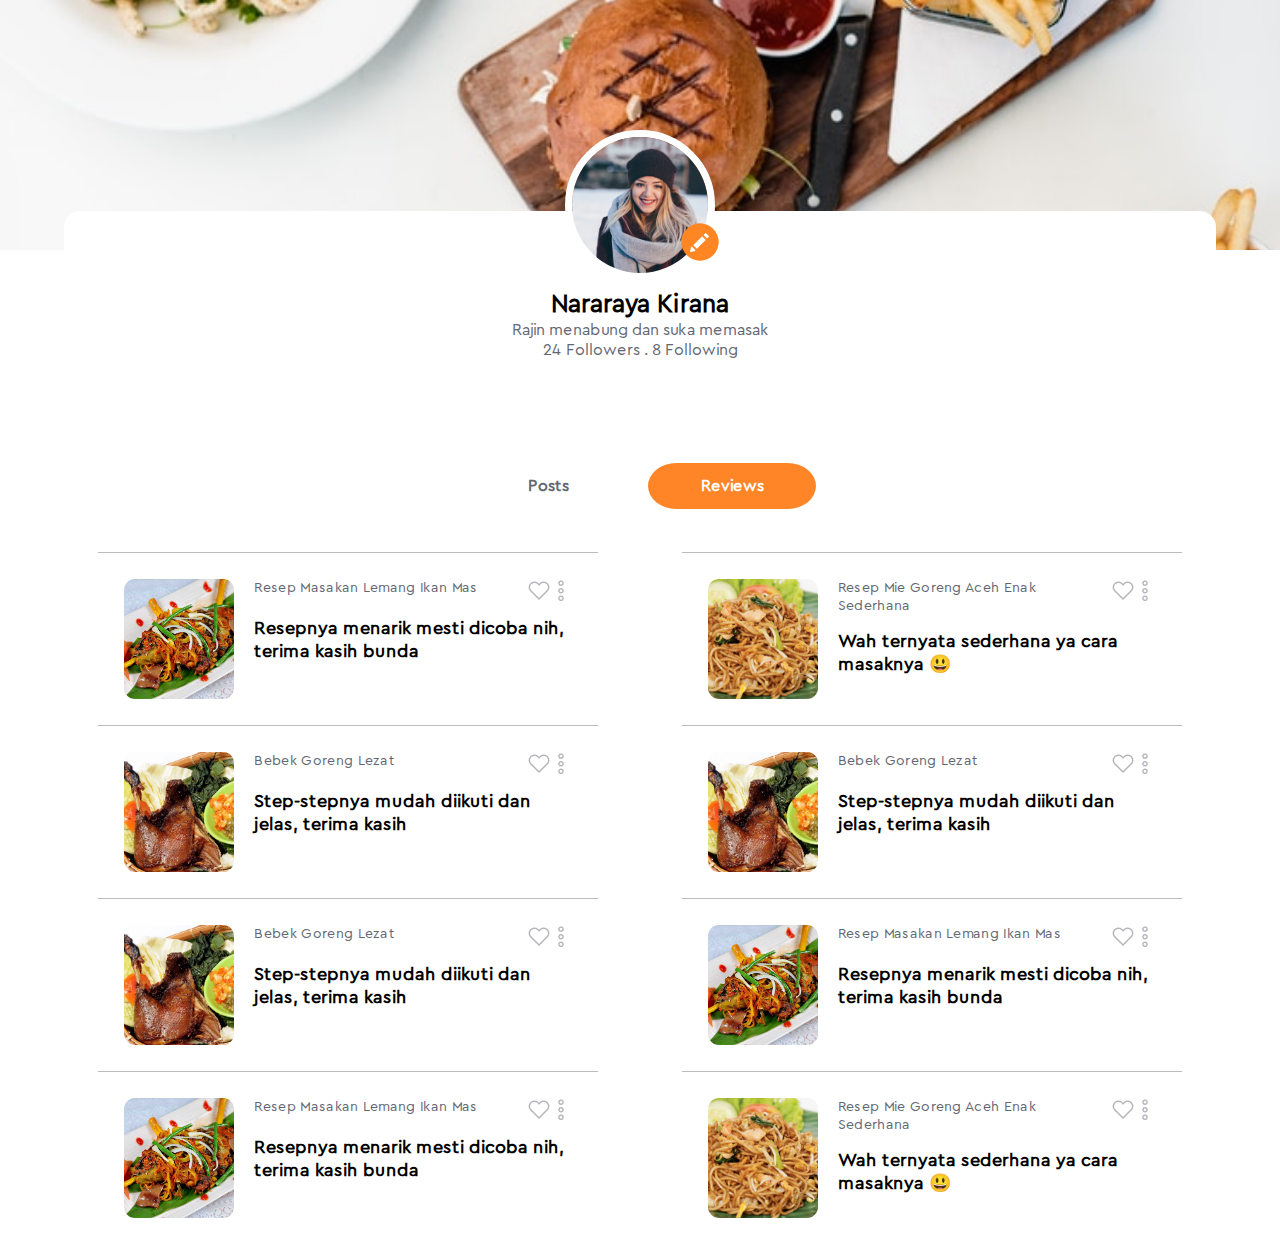
<file: account/account.html>
<!DOCTYPE html>
<html lang="en">
  <head>
    <meta charset="UTF-8" />
    <meta http-equiv="X-UA-Compatible" content="IE=edge" />
    <meta name="viewport" content="width=device-width, initial-scale=1.0" />
    <link rel="stylesheet" href="style.css" />
    <title>Account</title>
  </head>
  <body>
    <header>
      <nav>
        <img id="back" src="../assets/imgs/account/Frame 91.png" alt="" />
        <img id="edit" src="../assets/imgs/account/Frame 112.png" alt="" />
      </nav>

      <img id="header-img" src="/assets/imgs/account/image-034.png" alt="" />
      <img id="avatar" src="../assets/imgs/account/image-036.png" alt="" />
      <a href="#"
        ><img id="new-edit" src="../assets/imgs/account/Frame 113.png" alt=""
      /></a>
    </header>

    <main>
      <section id="info-card">
        <h3>Nararaya Kirana</h3>
        <p>Rajin menabung dan suka memasak</p>
        <p>24 Followers . 8 Following</p>
      </section>

      <div class="tabbar-buttons">
        <button class="btn btn--white"><span>Posts</span></button>
        <button class="btn btn--orange"><span>Reviews</span></button>
      </div>

      <section class="tiles">
        <section class="list-tile">
          <img class="tile-photo" src="../assets/imgs/account/image-038.png" alt="" />
          <div class="content">
            <div class="row">
              <p class="head-p">Resep Masakan Lemang Ikan Mas</p>
              <div class="tile-options">
                <img
                  class="heart-img"
                  src="../assets/imgs/account/heart.png"
                  alt=""
                /><img
                  class="options-img"
                  src="../assets/imgs/account/options.png"
                  alt=""
                />
              </div>
            </div>
            <p class="content-p">
              Resepnya menarik mesti dicoba nih, terima kasih bunda
            </p>
          </div>
        </section>

        <section class="list-tile">
          <img class="tile-photo" src="../assets/imgs/account/image-042.png" alt="" />
          <div class="content">
            <div class="row">
              <p class="head-p">Resep Mie Goreng Aceh Enak Sederhana</p>
              <div class="tile-options">
                <img
                  class="heart-img"
                  src="../assets/imgs/account/heart.png"
                  alt=""
                /><img
                  class="options-img"
                  src="../assets/imgs/account/options.png"
                  alt=""
                />
              </div>
            </div>
            <p class="content-p">Wah ternyata sederhana ya cara masaknya 😃</p>
          </div>
        </section>

        <section class="list-tile">
          <img class="tile-photo" src="../assets/imgs/account/image-050.png" alt="" />
          <div class="content">
            <div class="row">
              <p class="head-p">Bebek Goreng Lezat</p>
              <div class="tile-options">
                <img
                  class="heart-img"
                  src="../assets/imgs/account/heart.png"
                  alt=""
                /><img
                  class="options-img"
                  src="../assets/imgs/account/options.png"
                  alt=""
                />
              </div>
            </div>
            <p class="content-p">
              Step-stepnya mudah diikuti dan jelas, terima kasih
            </p>
          </div>
        </section>

        <section class="list-tile">
          <img class="tile-photo" src="../assets/imgs/account/image-050.png" alt="" />
          <div class="content">
            <div class="row">
              <p class="head-p">Bebek Goreng Lezat</p>
              <div class="tile-options">
                <img
                  class="heart-img"
                  src="../assets/imgs/account/heart.png"
                  alt=""
                /><img
                  class="options-img"
                  src="../assets/imgs/account/options.png"
                  alt=""
                />
              </div>
            </div>
            <p class="content-p">
              Step-stepnya mudah diikuti dan jelas, terima kasih
            </p>
          </div>
        </section>

        <section class="list-tile">
          <img class="tile-photo" src="../assets/imgs/account/image-050.png" alt="" />
          <div class="content">
            <div class="row">
              <p class="head-p">Bebek Goreng Lezat</p>
              <div class="tile-options">
                <img
                  class="heart-img"
                  src="../assets/imgs/account/heart.png"
                  alt=""
                /><img
                  class="options-img"
                  src="../assets/imgs/account/options.png"
                  alt=""
                />
              </div>
            </div>
            <p class="content-p">
              Step-stepnya mudah diikuti dan jelas, terima kasih
            </p>
          </div>
        </section>

        <section class="list-tile">
          <img class="tile-photo" src="../assets/imgs/account/image-038.png" alt="" />
          <div class="content">
            <div class="row">
              <p class="head-p">Resep Masakan Lemang Ikan Mas</p>
              <div class="tile-options">
                <img
                  class="heart-img"
                  src="../assets/imgs/account/heart.png"
                  alt=""
                /><img
                  class="options-img"
                  src="../assets/imgs/account/options.png"
                  alt=""
                />
              </div>
            </div>
            <p class="content-p">
              Resepnya menarik mesti dicoba nih, terima kasih bunda
            </p>
          </div>
        </section>

        <section class="list-tile">
          <img class="tile-photo" src="../assets/imgs/account/image-038.png" alt="" />
          <div class="content">
            <div class="row">
              <p class="head-p">Resep Masakan Lemang Ikan Mas</p>
              <div class="tile-options">
                <img
                  class="heart-img"
                  src="../assets/imgs/account/heart.png"
                  alt=""
                /><img
                  class="options-img"
                  src="../assets/imgs/account/options.png"
                  alt=""
                />
              </div>
            </div>
            <p class="content-p">
              Resepnya menarik mesti dicoba nih, terima kasih bunda
            </p>
          </div>
        </section>

        <section class="list-tile">
          <img class="tile-photo" src="../assets/imgs/account/image-042.png" alt="" />
          <div class="content">
            <div class="row">
              <p class="head-p">Resep Mie Goreng Aceh Enak Sederhana</p>
              <div class="tile-options">
                <img
                  class="heart-img"
                  src="../assets/imgs/account/heart.png"
                  alt=""
                /><img
                  class="options-img"
                  src="../assets/imgs/account/options.png"
                  alt=""
                />
              </div>
            </div>
            <p class="content-p">Wah ternyata sederhana ya cara masaknya 😃</p>
          </div>
        </section>
      </section>
    </main>
  </body>
</html>
</file>
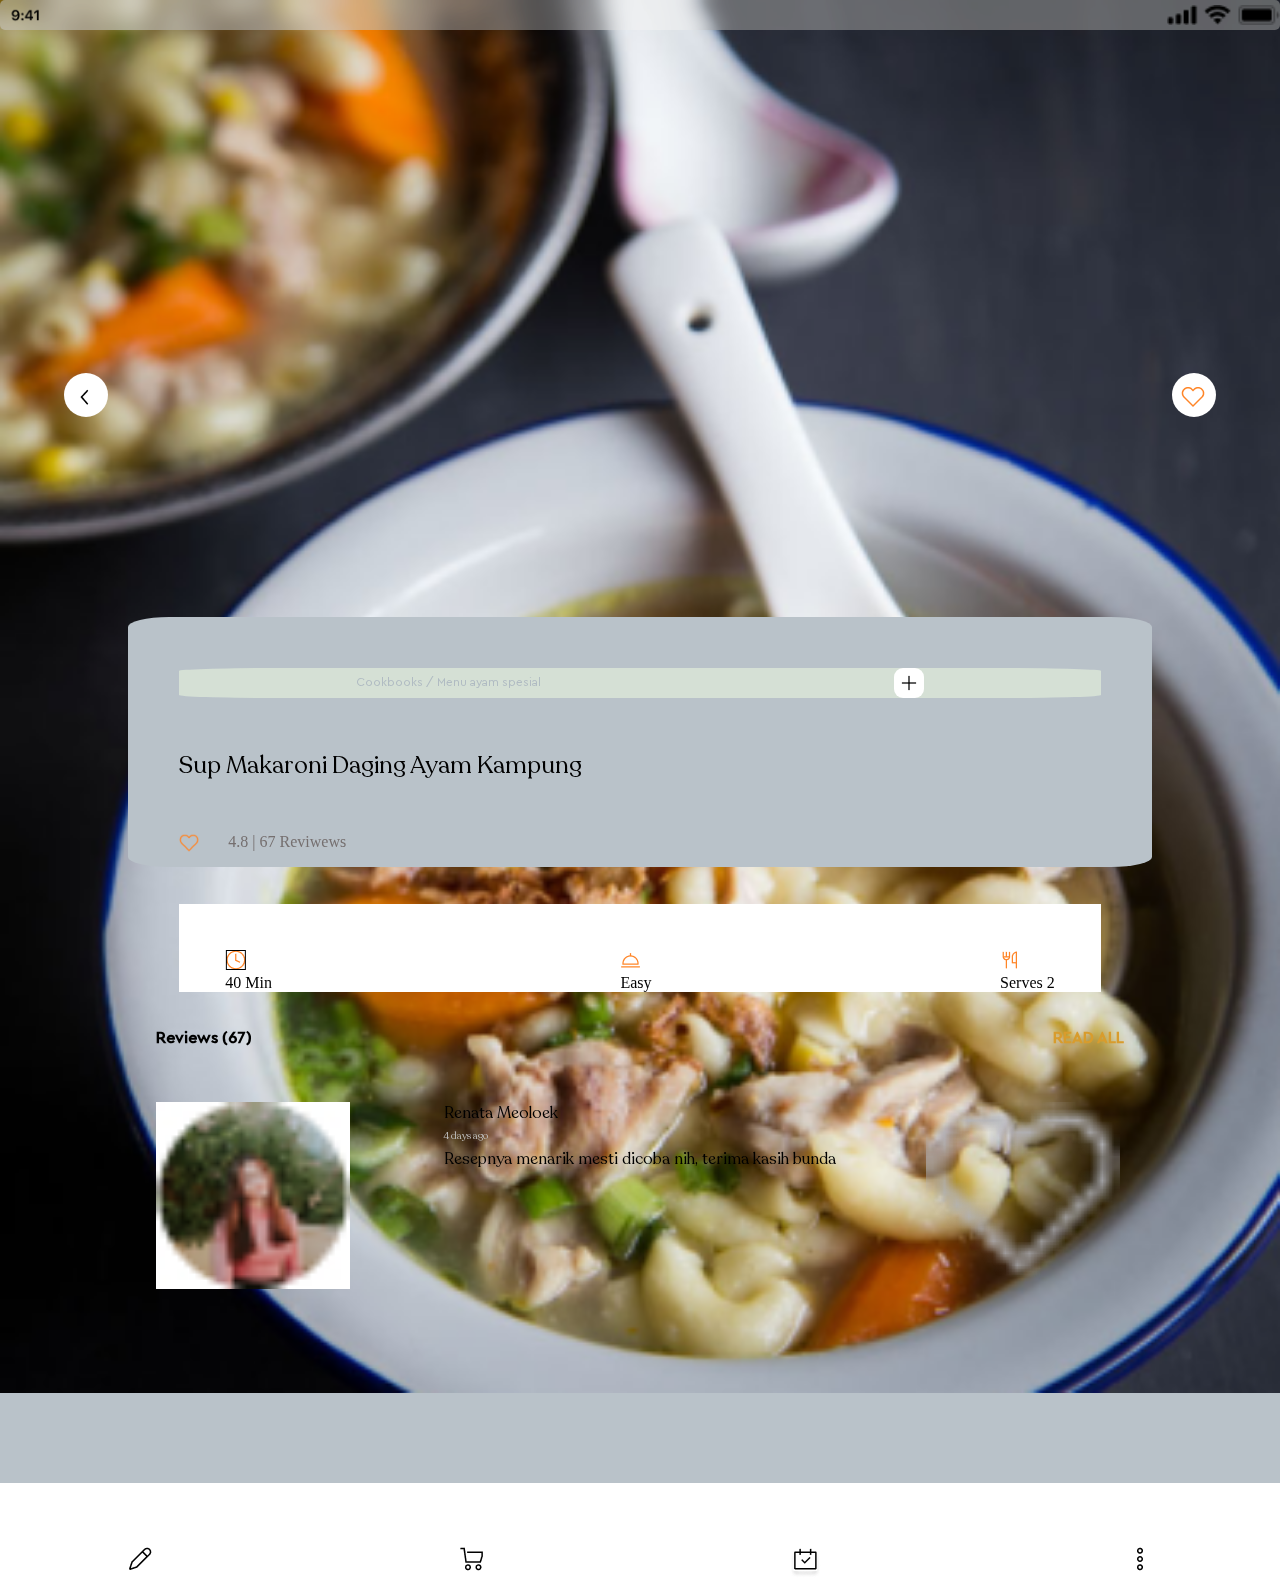
<file: details/details.html>
<!DOCTYPE html>
<html lang="en">

<head>
    <meta charset="UTF-8">
    <meta http-equiv="X-UA-Compatible" content="IE=edge">
    <meta name="viewport" content="width=device-width, initial-scale=1.0">
    <title>racipe detail</title>
    <link rel="stylesheet" href="style.css">
</head>

<body>
    <header>
        <div class="headerimg">
            <img src="/details/image/Time.png" alt="no img" id="headerimg1">
            <img src="/details/image/Right Side.png" alt="no img" id="headerimg1">
        </div>

    </header>
    <div class="content">

        <img src="/details/image/Image.png" alt="no img" id="imge">
        <form action="" id="form1">
            <input type="button" onclick="history.back()" id="button1">
            <input type="button" value="" id="button2">
        </form>

        

        <div class="box">

            <div class="add">
                <p>Cookbooks / Menu ayam spesial</p>
                <input type="button" value="" id="add">
            </div>
            <p id="boxp"> Sup Makaroni Daging Ayam Kampung

            </p>
            <div class="rating">
                <img src="/details/image/heart.png" alt="" id="pheart">
                <p> 4.8 | 67 Reviwews</p>
            </div>
            <div class="time">
                <div id="time1">
                    <img src="/details/image/clock.png" alt="">
                    <p>40 Min</p>
                </div>
                <div id="time2">
                    <img src="/details/image/dinner.png" alt="">
                    <p>Easy</p>
                </div>
                <div id="time3">
                    <img src="/details/image/restaurant.png" alt="">
                    <p>Serves 2</p>
                </div>
            </div>
        </div>

        <div class="reviwes">
            <div class="toprev">
                <p>
                    Reviews (67)
                </p>
                <p id="readall">
                    READ ALL
                </p>
            </div>
            <div class="personcom">
                <img src="/details/image/Avatar.jpg" alt="" id="profilepic">
                <div class="comment">
                    <p>Renata Meoloek</p>
                    <p id="dayscount">4 days ago</p>
                    <p> Resepnya menarik mesti dicoba nih, terima kasih bunda</p>
                </div>
                <img src="/details/image/Vector1.png" alt="" id="heartimg">
            </div>

        </div>
    </div>
    <footer>
        <nav>
            <ul>
                <li>
                    <img src="/details/image/pencil.png" alt="">
                </li>
                <li>
                    <img src="/details/image/cart.png" alt="">
                </li>
                <li>
                    <img src="/details/image/calendar-check.png" alt="">
                </li>
                <li>
                    <img src="/details/image/options.png" alt="">
                </li>
            </ul>
        </nav>
    </footer>
</body>

</html>
</file>
<file: account/style.css>
/* Fonts Declaration */

@font-face {
    font-family: "Cera";
    src: url("../assets/fonts/CeraPro-Regular.woff2") format("woff2"),
      url("../assets/fonts/CeraPro-Regular.woff") format("woff");
    font-weight: normal;
    font-style: normal;
    font-display: swap;
  }
  
  /* Fonts Declaration */
  
  /* universal */
  * {
    padding: 0;
    margin: 0;
    box-sizing: border-box;
    font-family: "Cera";
  }
  
  /* universal */
  
  /* header */
  
  nav {
    width: 100%;
    padding: 20px 10px 0px 10px;
    display: flex;
    justify-content: space-between;
    position: absolute;
    top: 0;
  }
  
  header {
    display: flex;
    flex-direction: column;
    align-items: center;
    position: relative;
  }
  
  #header-img {
    z-index: -2;
    width: 100%;
  }
  
  #avatar {
    position: absolute;
    bottom: -43px;
    width: 150px;
    height: 150px;
    border-radius: 50%;
    object-fit: cover;
    border: 7px solid white;
  }
  
  /* header */
  
  /* info card */
  
  #info-card {
    z-index: -1;
    display: flex;
    flex-direction: column;
    align-items: center;
    background-color: white;
    padding: 64px 0px 16px;
    border-radius: 16px;
    width: 90%;
    height: 165px;
    margin: 0 auto;
    position: relative;
    top: -32px;
    justify-content: flex-end;
  }
  
  h3 {
    font-size: 25px;
    margin-top: 20px;
  }
  
  p {
    color: #636773;
    font-size: 16px;
  }
  
  /* info card */
  
  /* btn */
  
  .tabbar-buttons {
    display: flex;
    flex-direction: row;
    justify-content: center;
    background-color: white;
    width: 100%;
    position: sticky;
    top: 0;
  }
  
  .btn {
    font-family: "Source Sans Pro", sans-serif;
    font-weight: 900;
    padding: 0.8rem 2rem;
    font-size: 1rem;
    border-radius: 3.5rem / 100%;
    position: relative;
    min-width: 10.5rem;
    max-width: 90vw;
    overflow: hidden;
    border: 0;
    cursor: pointer;
    margin: 8px;
  }
  
  .btn--white {
    background-color: white;
  }
  
  .btn--orange {
    background-color: #ff8527;
  }
  
  span {
    position: relative;
    z-index: 1;
  }
  
  .btn--white span {
    color: #636773;
  }
  
  .btn--orange span {
    color: #fff;
  }
  
  /* btn */
  
  /* list tiles */
  
  .list-tile {
    display: flex;
    padding: 16px 16px;
    border-top: 1px solid #bbbbbb;
    width: 100%;
  }
  
  .tile-photo {
    height: 80px;
    width: 78px;
    object-fit: cover;
    border-radius: 8px;
  
    margin: 10px;
  }
  
  .content {
    flex-grow: 2;
    margin: 10px;
    display: flex;
    flex-direction: column;
    justify-content: flex-start;
  }
  
  .head-p {
    color: #636773;
    font-size: 12px;
  
    letter-spacing: 0.023em;
  }
  
  .content-p {
    color: #000;
    font-size: 14px;
    font-weight: 700;
  }
  
  .content-p:hover {
    text-shadow: 0px 4px 4px rgba(0, 0, 0, 0.25);
  }
  
  .row {
    display: flex;
    flex-wrap: nowrap;
    justify-content: space-between;
  }
  
  .tile-options {
    display: flex;
    align-self: flex-start;
  }
  
  a {
    display: none;
  }
  
  /* --------------------------------------------- */
  
  @media screen and (min-width: 768px) and (max-width: 1023px) {
    a {
      display: none;
    }
  
    nav {
      padding: 40px 27px 0px 27px;
    }
  
    #header-img {
      height: 250px;
      object-fit: cover;
    }
  
    .tiles {
      margin-top: 20px;
    }
  
    .tile-photo {
      height: 120px;
      width: 110px;
      border-radius: 11px;
    }
  
    .head-p {
      font-size: 14px;
    }
  
    .content-p {
      margin-top: 15px;
      font-size: 18px;
    }
  
    .tabbar-buttons {
      background-color: white;
      width: 100%;
      position: sticky;
      top: 0;
    }
  }
  
  @media screen and (min-width: 1024px) {
    nav {
      display: none;
    }
  
    #avatar {
      bottom: 10px;
    }
  
    #header-img {
      height: 250px;
      object-fit: cover;
    }
  
    .tiles {
      display: flex;
      margin-top: 20px;
      flex-wrap: wrap;
      padding: 15px;
      justify-content: space-evenly;
    }
  
    .tile-photo {
      height: 120px;
      width: 110px;
      border-radius: 11px;
    }
  
    .head-p {
      font-size: 14px;
    }
  
    .content-p {
      margin-top: 15px;
      font-size: 18px;
    }
  
    a {
      display: inherit;
      position: inherit;
      left: 60px;
      top: -28px;
    }
  
    #new-edit {
      width: 40px;
      z-index: 1;
    }
  
    .tabbar-buttons {
      background-color: white;
      width: 100%;
      position: sticky;
      top: 0;
    }
  
    #info-card {
      top: -79px;
    }
  
    .list-tile {
      width: 40%;
    }
  }
</file>
<file: details/style.css>
* {
    padding: 0;
    margin: 0;

   
   }
    
body {
    display: flex;
    flex-direction: column;
background-color: #b9c2c9;
   
}

header {
    position: fixed;
   
  height:30px;
  width: 100%;
  
  
  -webkit-backdrop-filter: blur(10px);
  backdrop-filter: blur(10px) grayscale(0.5) opacity(0.8);
  background-color: rgba(255, 255, 255, 0.3);
  border-radius: 5px;
  z-index: 1;
}

   
   .headerimg {
        width: 100%;
        display: flex;
        justify-content: space-between;
        height: 100%;
        box-sizing: inherit;
    }
    #headerimg1 {
        height: 20px;
        margin-top: 5px;
    }


   
#imge {
    width:100%;  
    height :50%;
    position: static;
    
}
#form1 {
position: relative;
    margin-top: -80%;
    display: flex;
    justify-content: space-between;
    width: 100%;
}



#button1 {
    margin-left: 5%;
    height: 60px;
    width: 60px;
    background: url(/details/image/chevron-circle-left.png) no-repeat scroll 8px 12px;
background-color: white;
      height: 44px;
      width: 44px;
      border-radius: 50%;
      border: 1px  ;
}
#button2 {
    margin-right: 5%;
    height: 44px;
    width: 44px;
    background: url(/details/image/heart.png) no-repeat scroll 9px 12px;
    background-color: white;
    height: 44px;
      width: 44px;
      border-radius: 50%;
      border: 1px  ;

}
.box {
    margin-top:200px;
    position: sticky;
   
        margin-left: 10%;
        
            display: flex;
        justify-content:flex-start;  
    flex-direction: column;
        width: 80%;
        height: 250px;
        background-color: #b9c2c9;
        border-radius: 4%

}

    

.add{
    margin-top: 5%;
    background-color: #d5e0d5;
    display: flex;
    justify-content: space-around;
    align-items: center;
    margin-left: 5%;
    margin-right: 5%;
    border-radius: 10%;
    color:#afbac2;
    font-family: Cera;
    font-size: 12px;
}
#add {
    
    height: 30px;
    width: 30px;
    background: url(/details/image/Vector.png) no-repeat scroll 7px 7px;
    background-color: white;
   
      border-radius: 30%;
      border: 1px  ;
}
#boxp {
    margin-top: 5%;
    margin-left: 5%;
    margin-right: 5%;
    font-size: 24px;
    font-family: Recoleta;
}
.rating {
    margin-left: 5%;
    margin-top: 5%;
    display: flex;
    flex-direction: row;
    color:rgb(117, 111, 111);
}
#pheart {
    margin-right: 3%;
    height: 20px;
    width: 20px;
}
.time {

    background-color: white;
    display: flex;
    flex-direction: row;
    margin-left: 5%;
    justify-content: space-between;
    margin-right: 5%;
    margin-top: 5%;
}
#time1 {
    margin-left: 5%;
    margin-top: 5%;

}
#time2 {
    margin-top: 5%;

}
#time3{
    margin-top: 5%;
    margin-right: 5%;
}
.reviwes {
    border-radius: 5%;
    background-color: white;
    margin-left: 8%;
    margin-top: 10%;
    margin-right: 8%;
}
.toprev {
    font-family:Cera-M ;
    display: flex;
    justify-content: space-between;
    margin-top: 15%;
    margin-right: 5%;
    margin-left: 5%;
    font-weight: bold;
}
.personcom {
    font-family:Recoleta ;
    display: flex;
    flex-direction: row;
    justify-content: space-between;
    margin-top: 5%;
    margin-right: 5%;
    margin-left: 5%;
    margin-bottom: 14px;
}

ul {
    position: sticky;
    list-style: none;
    display: flex;
    justify-content: space-between;
    flex-direction: row;
    margin-top: 5%;
    margin-left: 10%;
    margin-right: 10%;
}
#readall{
color: rgb(216, 156, 45);
}
#profilepic {
    margin-right: 4px;
    width: 20%;
    height: 20%;

}
#heartimg {
    margin-right: 4px;
    width: 20%;
    height: 20%;

}
#dayscount{
    font-size: 10px;
    margin-top: 5px;
    margin-bottom: 5px;
    color: silver;
}

footer{
    margin-top: 14%;
    background-color: white;
}
/* Fonts Declaration */

@font-face {
    font-family: 'Cera-M';
    src: url('/assets/fonts/CeraPro-Medium.woff2') format('woff2'),
        url('/assets/fonts/CeraPro-Medium.woff') format('woff');
    font-weight: 500;
    font-style: normal;
    font-display: swap;
}

@font-face {
    font-family: 'Cera';
    src: url('/assets/fonts/CeraPro-Regular.woff2') format('woff2'),
        url('/assets/fonts/CeraPro-Regular.woff') format('woff');
    font-weight: normal;
    font-style: normal;
    font-display: swap;
}

@font-face {
    font-family: 'Recoleta';
    src: url('/assets/fonts/Recoleta-RegularDEMO.woff2') format('woff2'),
        url('/assets/fonts/Recoleta-RegularDEMO.woff') format('woff');
    font-weight: normal;
    font-style: normal;
    font-display: swap;
}

/* Fonts Declaration */
</file>
